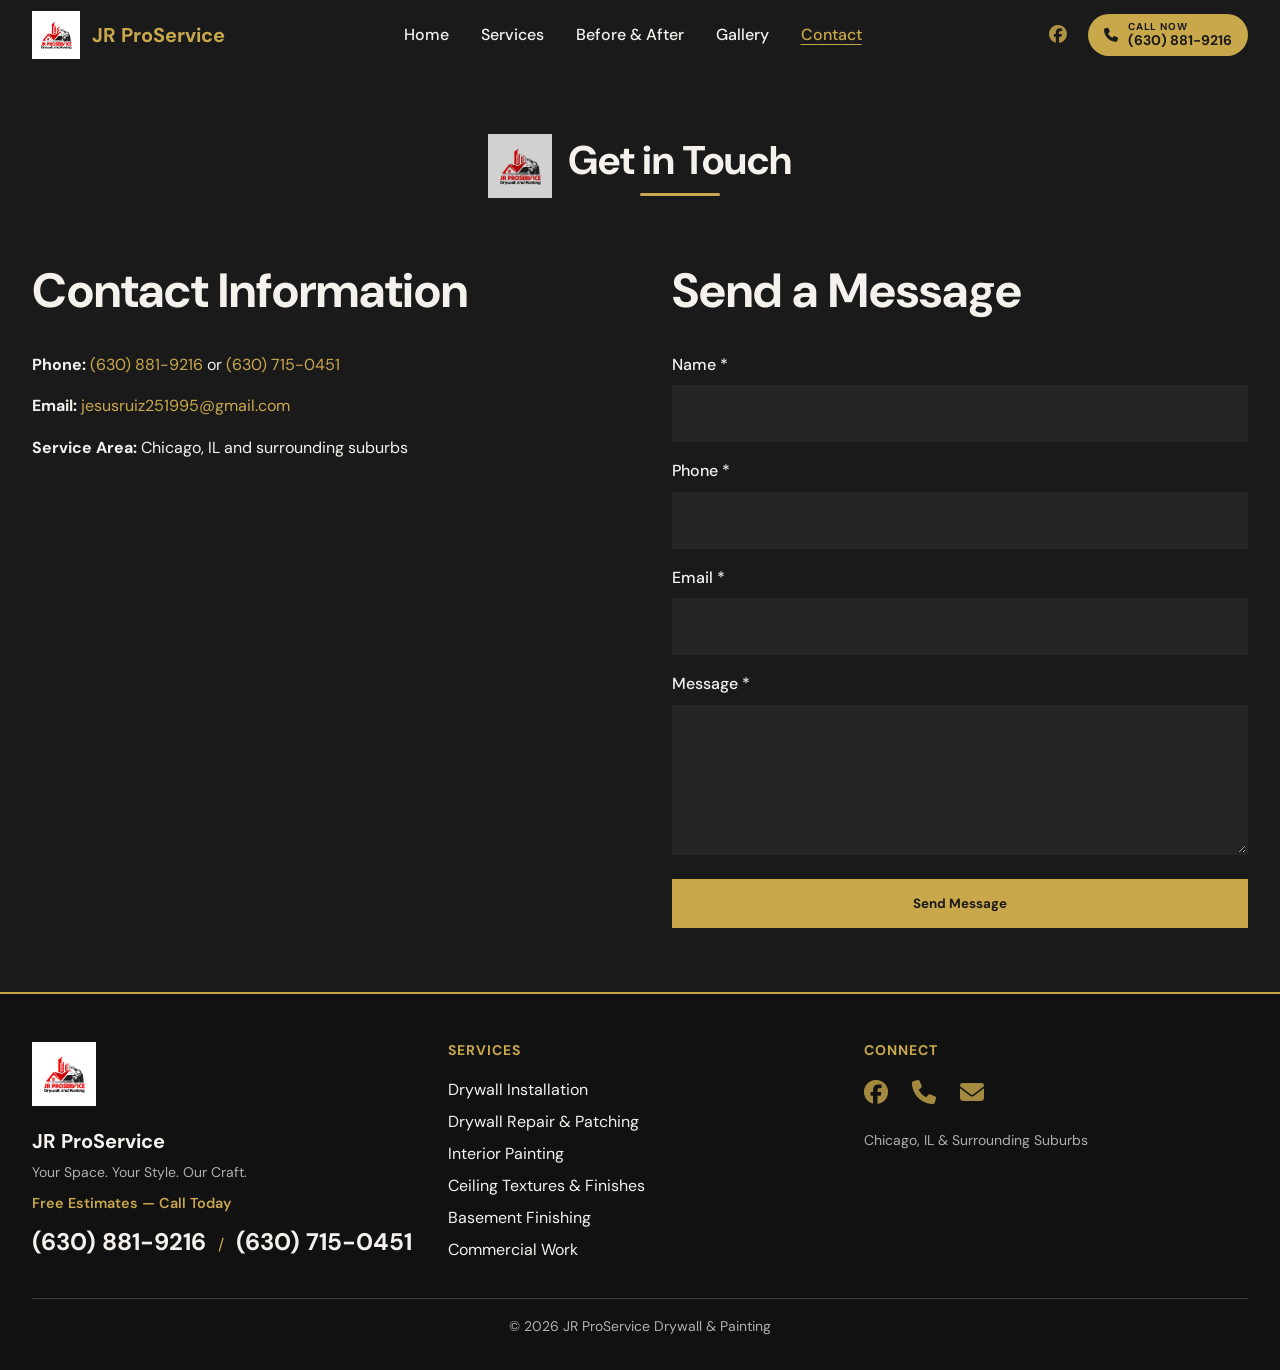
<file: contact.html>
<!DOCTYPE html>
<html lang="en">
<head>
    <meta charset="UTF-8">
    <meta name="viewport" content="width=device-width, initial-scale=1.0">
    <title>Contact | JR ProService Drywall & Painting</title>
    <meta name="description" content="Get a free estimate from JR ProService. Serving Chicago and surrounding suburbs. Call (630) 881-9216.">
    <link rel="preconnect" href="https://fonts.googleapis.com">
    <link rel="preconnect" href="https://fonts.gstatic.com" crossorigin>
    <link href="https://fonts.googleapis.com/css2?family=DM+Sans:wght@400;500;700&display=swap" rel="stylesheet">
    <link rel="icon" href="images/logo.jpg">
    <link rel="stylesheet" href="https://cdnjs.cloudflare.com/ajax/libs/font-awesome/6.5.0/css/all.min.css">
    <link rel="stylesheet" href="css/style.css">
</head>
<body>
    <!-- NAVBAR - Same on all pages -->
    <nav class="navbar">
        <a href="index.html" class="navbar-brand">
            <img src="images/logo.jpg" alt="JR ProService" style="height: 48px; width: auto;">
            <span>JR ProService</span>
        </a>
        <div class="navbar-links">
            <a href="index.html">Home</a>
            <a href="services.html">Services</a>
            <a href="beforeafter.html">Before & After</a>
            <a href="gallery.html">Gallery</a>
            <a href="contact.html" class="active">Contact</a>
        </div>
        <div class="navbar-actions">
            <a href="https://www.facebook.com/profile.php?id=61565772269072" target="_blank" rel="noopener noreferrer" class="navbar-fb" aria-label="Visit us on Facebook"><i class="fab fa-facebook"></i></a>
            <a href="tel:6308819216" class="navbar-call" aria-label="Call (630) 881-9216">
                <i class="fas fa-phone" aria-hidden="true"></i>
                <span class="navbar-call-text">
                    <span class="navbar-call-label">Call Now</span>
                    <span class="navbar-call-number">(630) 881-9216</span>
                </span>
            </a>
        </div>
        <button class="navbar-toggle" aria-label="Toggle navigation">☰</button>
    </nav>
    
    <!-- Mobile Nav -->
    <div class="navbar-mobile">
        <a href="index.html">Home</a>
        <a href="services.html">Services</a>
        <a href="beforeafter.html">Before & After</a>
        <a href="gallery.html">Gallery</a>
        <a href="contact.html">Contact</a>
        <div class="navbar-mobile-actions">
            <a href="tel:6308819216" class="navbar-mobile-action" aria-label="Call (630) 881-9216">
                <i class="fas fa-phone" aria-hidden="true"></i>
                <span>Call</span>
            </a>
            <a href="https://www.facebook.com/profile.php?id=61565772269072" target="_blank" rel="noopener noreferrer" class="navbar-mobile-action" aria-label="Visit us on Facebook">
                <i class="fab fa-facebook" aria-hidden="true"></i>
                <span>Facebook</span>
            </a>
        </div>
    </div>

    <!-- CONTACT PAGE -->
    <section class="contact-page">
        <div class="contact-header">
            <img src="images/logo.jpg" alt="JR ProService" class="header-logo">
            <h1>Get in Touch</h1>
        </div>
        
        <div class="contact-content">
            <div class="contact-info">
                <h2>Contact Information</h2>
                <div class="contact-info-item">
                    <p><strong>Phone:</strong> <a href="tel:6308819216">(630) 881-9216</a> or <a href="tel:6307150451">(630) 715-0451</a></p>
                </div>
                <div class="contact-info-item">
                    <p><strong>Email:</strong> <a href="mailto:jesusruiz251995@gmail.com">jesusruiz251995@gmail.com</a></p>
                </div>
                <div class="contact-info-item">
                    <p><strong>Service Area:</strong> Chicago, IL and surrounding suburbs</p>
                </div>
                
                <div class="contact-map">
                    <iframe 
                        class="map-embed"
                        src="https://www.google.com/maps/embed?pb=!1m18!1m12!1m3!1d236545.7958446657!2d-87.940869!3d41.878113!2m3!1f0!2f0!3f0!3m2!1i1024!2i768!4f13.1!3m3!1m2!1s0x880e2c7a5e3c5e9f%3A0x1234567890abcdef!2sChicago%2C%20IL!5e0!3m2!1sen!2sus!4v1234567890"
                        allowfullscreen="" 
                        loading="lazy" 
                        referrerpolicy="no-referrer-when-downgrade">
                    </iframe>
                </div>
            </div>
            
            <div class="contact-form">
                <h2>Send a Message</h2>
                <!-- Form action can be wired up later with Formspree or Netlify Forms -->
                <form id="contact-form" action="#" method="POST">
                    <div class="form-group">
                        <label for="name">Name *</label>
                        <input type="text" id="name" name="name" required>
                    </div>
                    <div class="form-group">
                        <label for="phone">Phone *</label>
                        <input type="tel" id="phone" name="phone" required>
                    </div>
                    <div class="form-group">
                        <label for="email">Email *</label>
                        <input type="email" id="email" name="email" required>
                    </div>
                    <div class="form-group">
                        <label for="message">Message *</label>
                        <textarea id="message" name="message" required></textarea>
                    </div>
                    <button type="submit" class="btn">Send Message</button>
                </form>
            </div>
        </div>
    </section>

    <!-- FOOTER - Same on all pages -->
    <footer class="footer" style="background-color: #111111; border-top: 2px solid #c9a84c; padding: 48px 32px 32px;">
        <div class="footer-grid" style="max-width: var(--max-width); margin: 0 auto;">
            <!-- Column 1 - Brand -->
            <div style="text-align: left;">
                <img src="images/logo.jpg" alt="JR ProService" style="height: 64px; width: auto; margin-bottom: 16px;">
                <h3 style="font-family: var(--font-heading); font-weight: 700; font-size: 1.25rem; margin-bottom: 8px;">JR ProService</h3>
                <p style="font-size: 0.875rem; opacity: 0.7; margin-bottom: 8px;">Your Space. Your Style. Our Craft.</p>
                <p style="color: #c9a84c; font-weight: 600; font-size: 0.9rem; margin-bottom: 8px;">Free Estimates — Call Today</p>
                <div class="footer-phone-links">
                    <a href="tel:6308819216" class="footer-phone-link">(630) 881-9216</a>
                    <span style="color: #c9a84c; margin: 0 8px;">/</span>
                    <a href="tel:6307150451" class="footer-phone-link">(630) 715-0451</a>
                </div>
            </div>
            
            <!-- Column 2 - Services -->
            <div style="text-align: left;">
                <h3 style="color: #c9a84c; font-size: 0.875rem; text-transform: uppercase; letter-spacing: 1px; margin-bottom: 16px;">Services</h3>
                <ul style="list-style: none; padding: 0; margin: 0; line-height: 2;">
                    <li>Drywall Installation</li>
                    <li>Drywall Repair & Patching</li>
                    <li>Interior Painting</li>
                    <li>Ceiling Textures & Finishes</li>
                    <li>Basement Finishing</li>
                    <li>Commercial Work</li>
                </ul>
            </div>
            
            <!-- Column 3 - Connect -->
            <div style="text-align: left;">
                <h3 style="color: #c9a84c; font-size: 0.875rem; text-transform: uppercase; letter-spacing: 1px; margin-bottom: 16px;">Connect</h3>
                <div style="display: flex; gap: 24px; margin-bottom: 16px;">
                    <a href="https://www.facebook.com/profile.php?id=61565772269072" target="_blank" class="footer-social-link">
                        <i class="fab fa-facebook"></i>
                    </a>
                    <a href="tel:6308819216" class="footer-social-link">
                        <i class="fas fa-phone"></i>
                    </a>
                    <a href="mailto:jesusruiz251995@gmail.com" class="footer-social-link">
                        <i class="fas fa-envelope"></i>
                    </a>
                </div>
                <p style="font-size: 0.875rem; opacity: 0.7;">Chicago, IL & Surrounding Suburbs</p>
            </div>
        </div>
        
        <!-- Divider -->
        <div style="max-width: var(--max-width); margin: 32px auto 0; border-top: 1px solid rgba(245, 242, 238, 0.2);"></div>
        
        <!-- Copyright -->
        <div style="text-align: center; margin-top: 16px; font-size: 0.875rem; opacity: 0.7;">
            © 2026 JR ProService Drywall & Painting
        </div>
    </footer>

    <script src="js/main.js"></script>
</body>
</html>
</file>
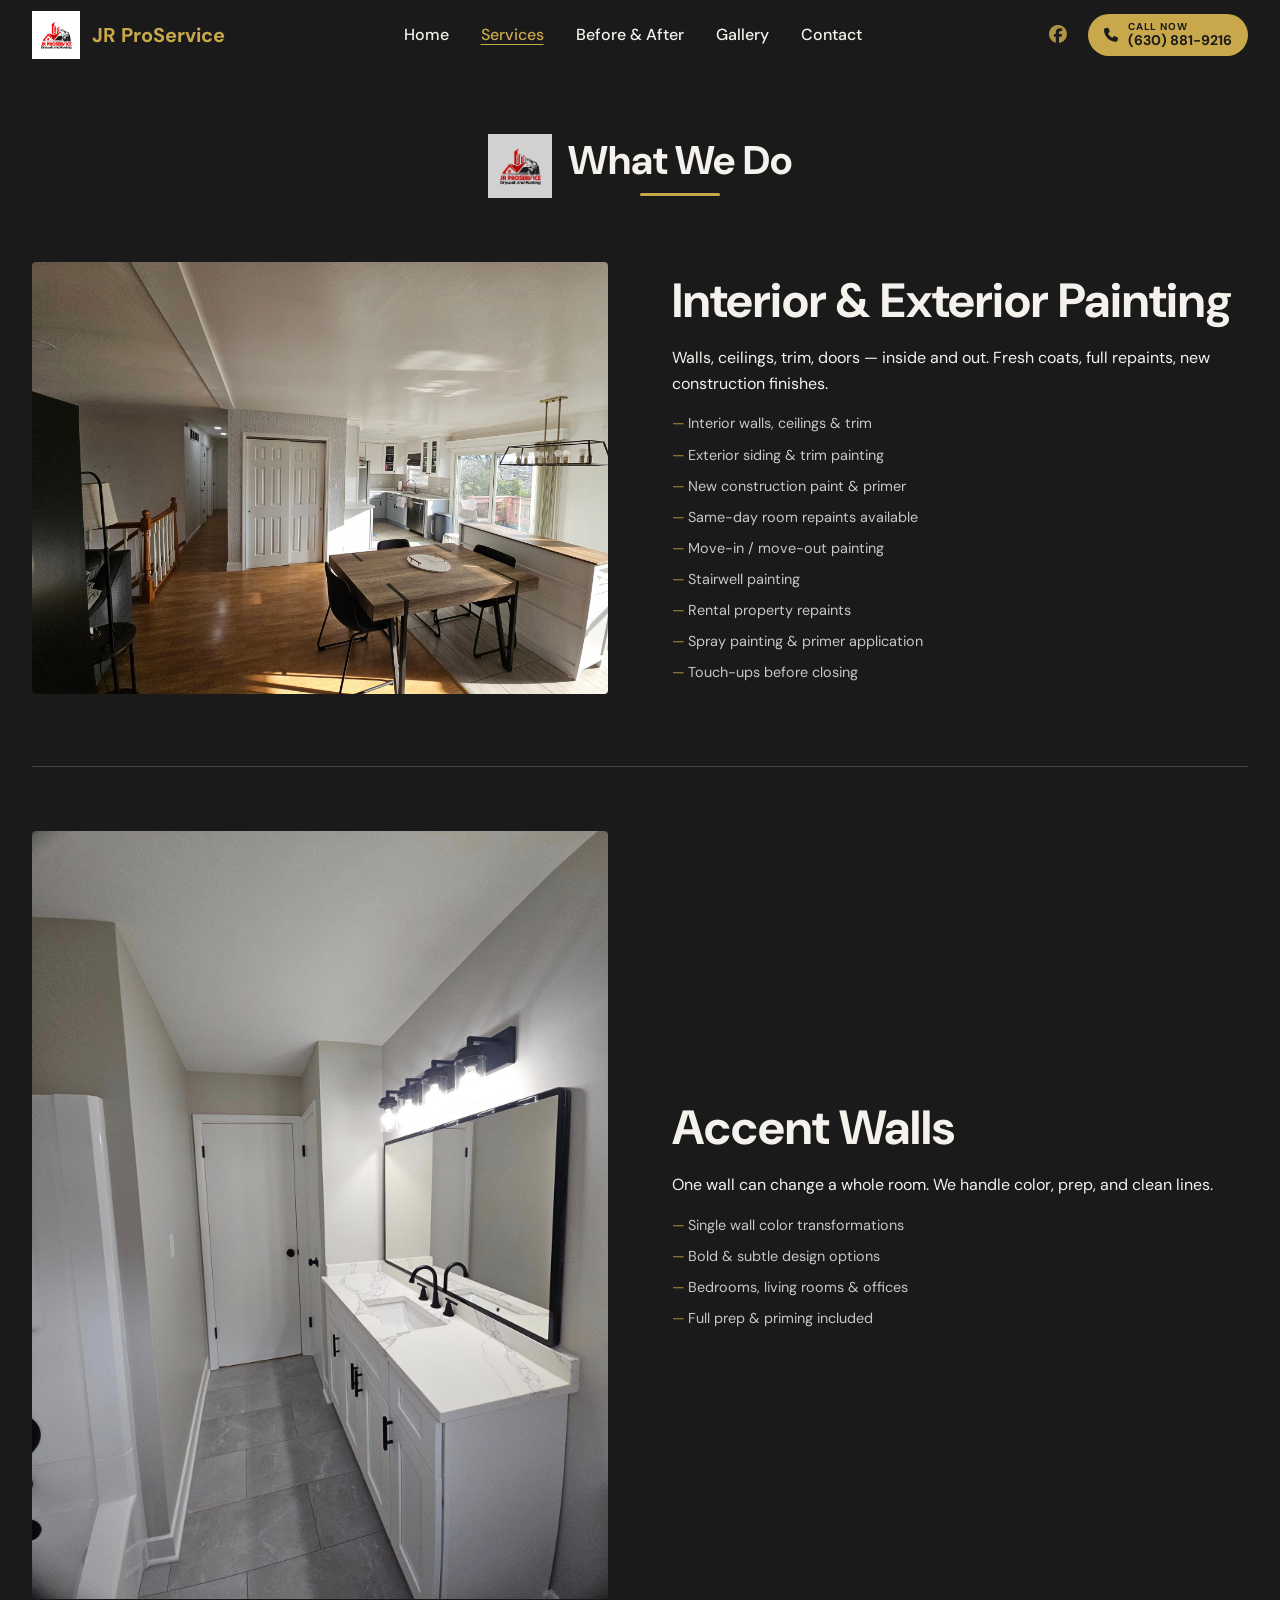
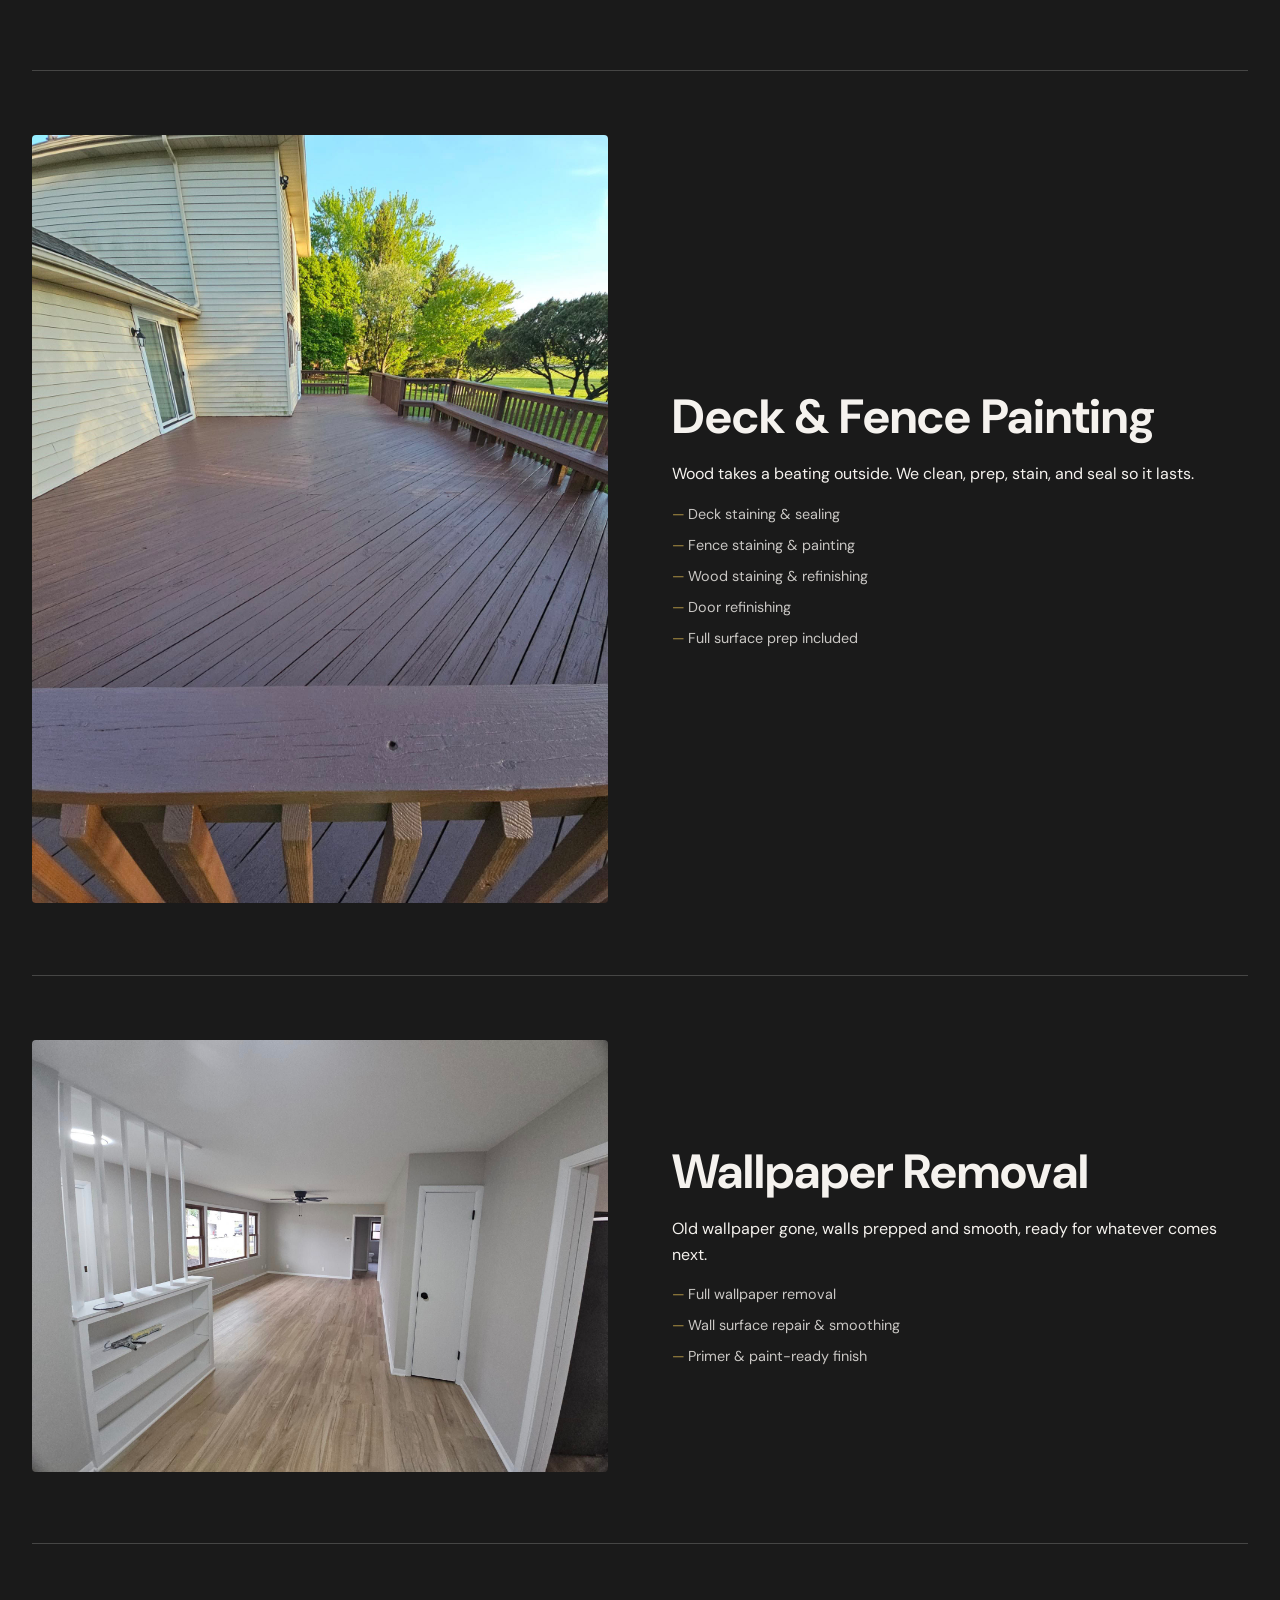
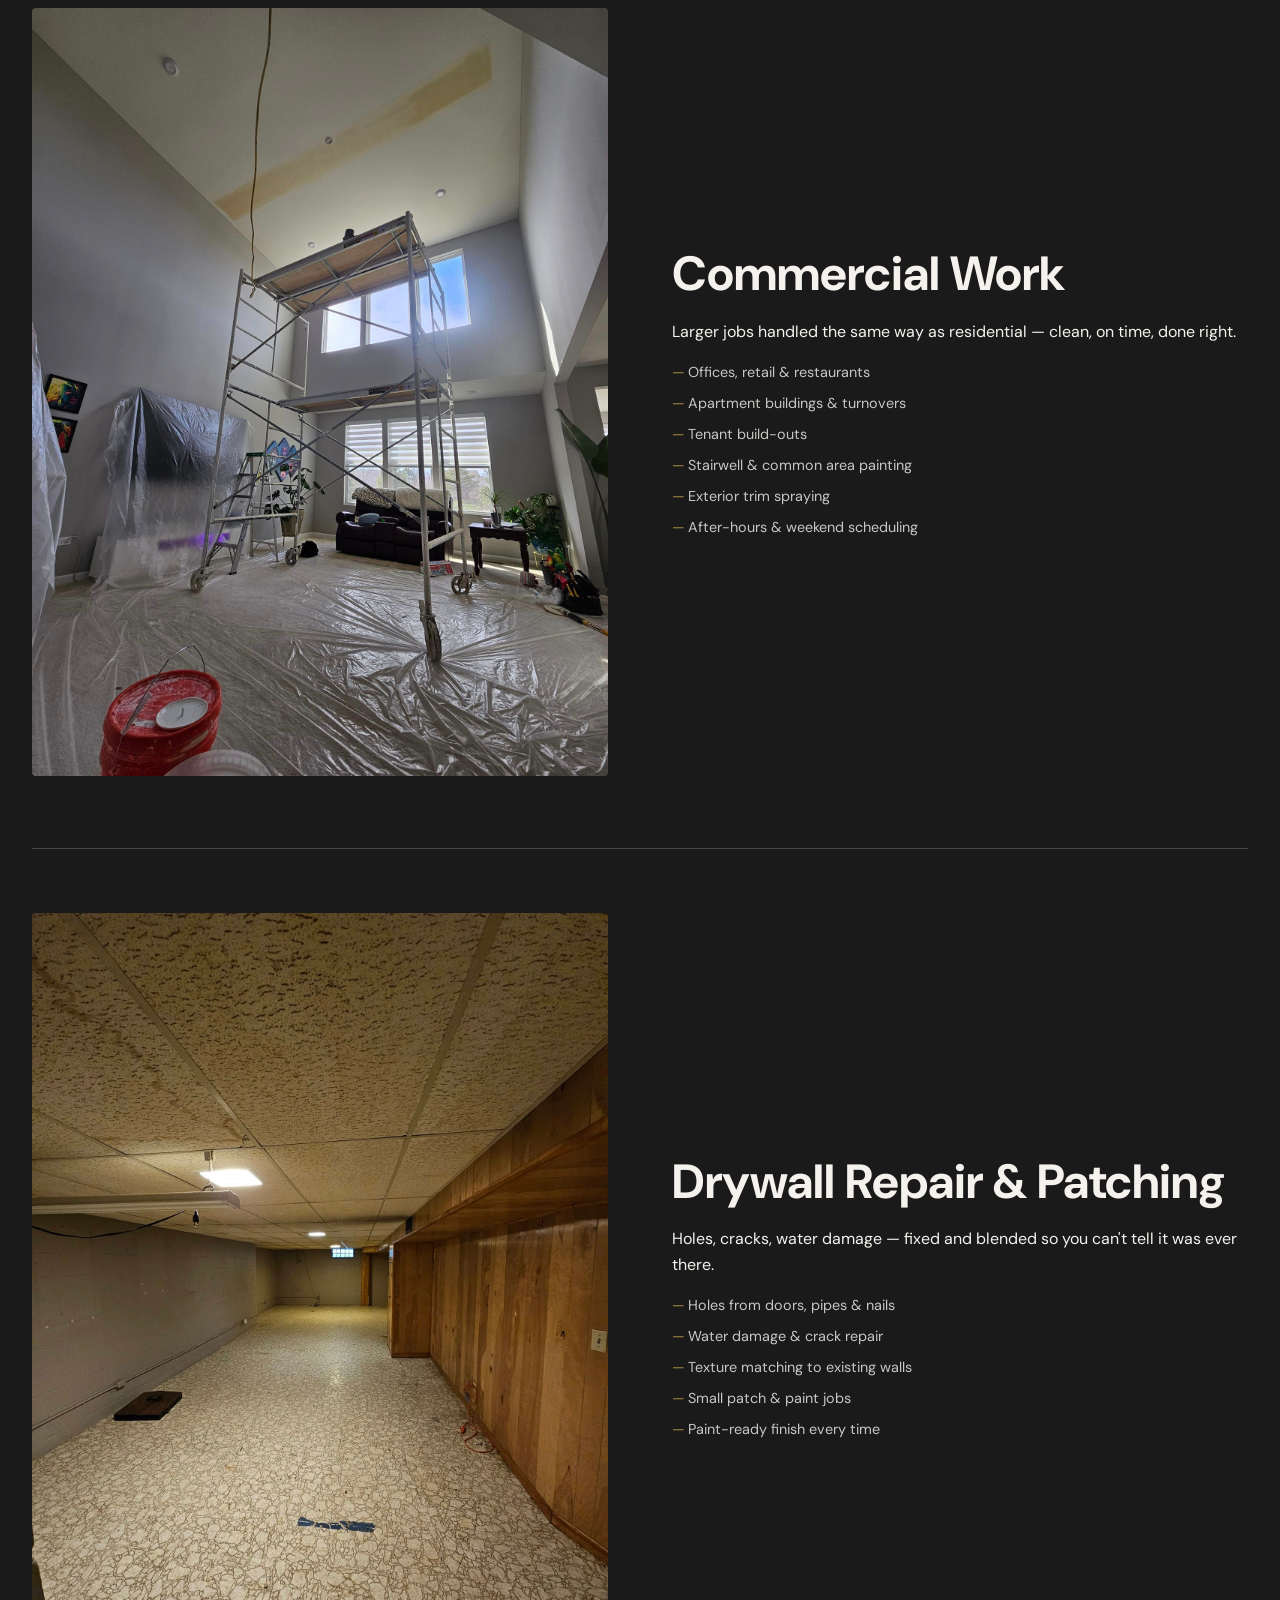
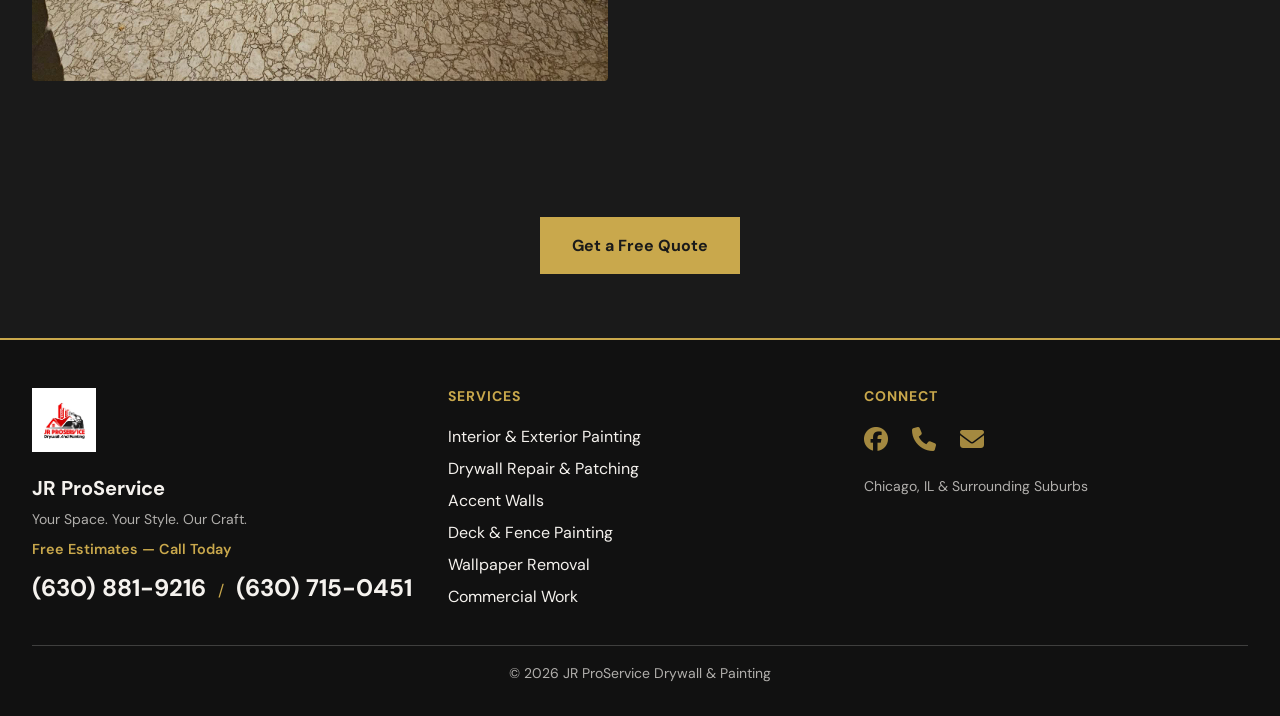
<file: services.html>
<!DOCTYPE html>
<html lang="en">
<head>
    <meta charset="UTF-8">
    <meta name="viewport" content="width=device-width, initial-scale=1.0">
    <title>Services | JR ProService Drywall & Painting</title>
    <meta name="description" content="Interior & exterior painting, drywall repair, accent walls, deck staining, wallpaper removal and commercial work in the Chicago area.">
    <link rel="preconnect" href="https://fonts.googleapis.com">
    <link rel="preconnect" href="https://fonts.gstatic.com" crossorigin>
    <link href="https://fonts.googleapis.com/css2?family=DM+Sans:wght@400;500;700&display=swap" rel="stylesheet">
    <link rel="icon" href="images/logo.jpg">
    <link rel="stylesheet" href="https://cdnjs.cloudflare.com/ajax/libs/font-awesome/6.5.0/css/all.min.css">
    <link rel="stylesheet" href="css/style.css">
</head>
<body>
    <!-- NAVBAR - Same on all pages -->
    <nav class="navbar">
        <a href="index.html" class="navbar-brand">
            <img src="images/logo.jpg" alt="JR ProService" style="height: 48px; width: auto;">
            <span>JR ProService</span>
        </a>
        <div class="navbar-links">
            <a href="index.html">Home</a>
            <a href="services.html" class="active">Services</a>
            <a href="beforeafter.html">Before & After</a>
            <a href="gallery.html">Gallery</a>
            <a href="contact.html">Contact</a>
        </div>
        <div class="navbar-actions">
            <a href="https://www.facebook.com/profile.php?id=61565772269072" target="_blank" rel="noopener noreferrer" class="navbar-fb" aria-label="Visit us on Facebook"><i class="fab fa-facebook"></i></a>
            <a href="tel:6308819216" class="navbar-call" aria-label="Call (630) 881-9216">
                <i class="fas fa-phone" aria-hidden="true"></i>
                <span class="navbar-call-text">
                    <span class="navbar-call-label">Call Now</span>
                    <span class="navbar-call-number">(630) 881-9216</span>
                </span>
            </a>
        </div>
        <button class="navbar-toggle" aria-label="Toggle navigation">☰</button>
    </nav>
    
    <!-- Mobile Nav -->
    <div class="navbar-mobile">
        <a href="index.html">Home</a>
        <a href="services.html">Services</a>
        <a href="beforeafter.html">Before & After</a>
        <a href="gallery.html">Gallery</a>
        <a href="contact.html">Contact</a>
        <div class="navbar-mobile-actions">
            <a href="tel:6308819216" class="navbar-mobile-action" aria-label="Call (630) 881-9216">
                <i class="fas fa-phone" aria-hidden="true"></i>
                <span>Call</span>
            </a>
            <a href="https://www.facebook.com/profile.php?id=61565772269072" target="_blank" rel="noopener noreferrer" class="navbar-mobile-action" aria-label="Visit us on Facebook">
                <i class="fab fa-facebook" aria-hidden="true"></i>
                <span>Facebook</span>
            </a>
        </div>
    </div>

    <!-- SERVICES PAGE -->
    <section class="services-page">
        <div class="services-header">
            <img src="images/logo.jpg" alt="JR ProService" class="header-logo">
            <h1>What We Do</h1>
        </div>
        
        <div class="service-section">
            <div class="service-section-content">
                <h2>Interior & Exterior Painting</h2>
                <p>Walls, ceilings, trim, doors — inside and out. Fresh coats, full repaints, new construction finishes.</p>
                <ul>
                    <li>Interior walls, ceilings & trim</li>
                    <li>Exterior siding & trim painting</li>
                    <li>New construction paint & primer</li>
                    <li>Same-day room repaints available</li>
                    <li>Move-in / move-out painting</li>
                    <li>Stairwell painting</li>
                    <li>Rental property repaints</li>
                    <li>Spray painting & primer application</li>
                    <li>Touch-ups before closing</li>
                </ul>
            </div>
            <div class="service-section-image">
                <img src="images/kitchenpaintafter.jpg" alt="Interior & exterior painting project" style="width: 100%; height: 100%; object-fit: cover; border-radius: 4px;" loading="lazy">
            </div>
        </div>
        
        
        <hr class="service-divider">
        
        <div class="service-section">
            <div class="service-section-content">
                <h2>Accent Walls</h2>
                <p>One wall can change a whole room. We handle color, prep, and clean lines.</p>
                <ul>
                    <li>Single wall color transformations</li>
                    <li>Bold & subtle design options</li>
                    <li>Bedrooms, living rooms & offices</li>
                    <li>Full prep & priming included</li>
                </ul>
            </div>
            <div class="service-section-image">
                <img src="images/modernbathroom.jpg" alt="Accent wall project" style="width: 100%; height: 100%; object-fit: cover; border-radius: 4px;" loading="lazy">
            </div>
        </div>
        
        <hr class="service-divider">
        
        <div class="service-section">
            <div class="service-section-content">
                <h2>Deck & Fence Painting</h2>
                <p>Wood takes a beating outside. We clean, prep, stain, and seal so it lasts.</p>
                <ul>
                    <li>Deck staining & sealing</li>
                    <li>Fence staining & painting</li>
                    <li>Wood staining & refinishing</li>
                    <li>Door refinishing</li>
                    <li>Full surface prep included</li>
                </ul>
            </div>
            <div class="service-section-image">
                <img src="images/patio.jpg" alt="Deck & fence painting project" style="width: 100%; height: 100%; object-fit: cover; border-radius: 4px;" loading="lazy">
            </div>
        </div>
        
        <hr class="service-divider">
        
        <div class="service-section">
            <div class="service-section-content">
                <h2>Wallpaper Removal</h2>
                <p>Old wallpaper gone, walls prepped and smooth, ready for whatever comes next.</p>
                <ul>
                    <li>Full wallpaper removal</li>
                    <li>Wall surface repair & smoothing</li>
                    <li>Primer & paint-ready finish</li>
                </ul>
            </div>
            <div class="service-section-image">
                <img src="images/room.jpg" alt="Wallpaper removal project" style="width: 100%; height: 100%; object-fit: cover; border-radius: 4px;" loading="lazy">
            </div>
        </div>
        
        <hr class="service-divider">
        
        <div class="service-section">
            <div class="service-section-content">
                <h2>Commercial Work</h2>
                <p>Larger jobs handled the same way as residential — clean, on time, done right.</p>
                <ul>
                    <li>Offices, retail & restaurants</li>
                    <li>Apartment buildings & turnovers</li>
                    <li>Tenant build-outs</li>
                    <li>Stairwell & common area painting</li>
                    <li>Exterior trim spraying</li>
                    <li>After-hours & weekend scheduling</li>
                </ul>
            </div>
            <div class="service-section-image">
                <img src="images/largelivingroomprepscaffold.jpg" alt="Commercial work project" style="width: 100%; height: 100%; object-fit: cover; border-radius: 4px;" loading="lazy">
            </div>
        </div>
        
        <hr class="service-divider">
        
        <div class="service-section">
            <div class="service-section-content">
                <h2>Drywall Repair & Patching</h2>
                <p>Holes, cracks, water damage — fixed and blended so you can't tell it was ever there.</p>
                <ul>
                    <li>Holes from doors, pipes & nails</li>
                    <li>Water damage & crack repair</li>
                    <li>Texture matching to existing walls</li>
                    <li>Small patch & paint jobs</li>
                    <li>Paint-ready finish every time</li>
                </ul>
            </div>
            <div class="service-section-image">
                <img src="images/drywallbefore.jpg" alt="Drywall repair & patching project" style="width: 100%; height: 100%; object-fit: cover; border-radius: 4px;" loading="lazy">
            </div>
        </div>
    </section>
    
    <div style="text-align: center; padding: 0 var(--spacing-lg) var(--spacing-xl);">
        <a href="contact.html" class="btn">Get a Free Quote</a>
    </div>

    <!-- FOOTER - Same on all pages -->
    <footer class="footer" style="background-color: #111111; border-top: 2px solid #c9a84c; padding: 48px 32px 32px;">
        <div class="footer-grid" style="max-width: var(--max-width); margin: 0 auto;">
            <!-- Column 1 - Brand -->
            <div style="text-align: left;">
                <img src="images/logo.jpg" alt="JR ProService" style="height: 64px; width: auto; margin-bottom: 16px;">
                <h3 style="font-family: var(--font-heading); font-weight: 700; font-size: 1.25rem; margin-bottom: 8px;">JR ProService</h3>
                <p style="font-size: 0.875rem; opacity: 0.7; margin-bottom: 8px;">Your Space. Your Style. Our Craft.</p>
                <p style="color: #c9a84c; font-weight: 600; font-size: 0.9rem; margin-bottom: 8px;">Free Estimates — Call Today</p>
                <div class="footer-phone-links">
                    <a href="tel:6308819216" class="footer-phone-link">(630) 881-9216</a>
                    <span style="color: #c9a84c; margin: 0 8px;">/</span>
                    <a href="tel:6307150451" class="footer-phone-link">(630) 715-0451</a>
                </div>
            </div>
            
            <!-- Column 2 - Services -->
            <div style="text-align: left;">
                <h3 style="color: #c9a84c; font-size: 0.875rem; text-transform: uppercase; letter-spacing: 1px; margin-bottom: 16px;">Services</h3>
                <ul style="list-style: none; padding: 0; margin: 0; line-height: 2;">
                    <li>Interior & Exterior Painting</li>
                    <li>Drywall Repair & Patching</li>
                    <li>Accent Walls</li>
                    <li>Deck & Fence Painting</li>
                    <li>Wallpaper Removal</li>
                    <li>Commercial Work</li>
                </ul>
            </div>
            
            <!-- Column 3 - Connect -->
            <div style="text-align: left;">
                <h3 style="color: #c9a84c; font-size: 0.875rem; text-transform: uppercase; letter-spacing: 1px; margin-bottom: 16px;">Connect</h3>
                <div style="display: flex; gap: 24px; margin-bottom: 16px;">
                    <a href="https://www.facebook.com/profile.php?id=61565772269072" target="_blank" class="footer-social-link">
                        <i class="fab fa-facebook"></i>
                    </a>
                    <a href="tel:6308819216" class="footer-social-link">
                        <i class="fas fa-phone"></i>
                    </a>
                    <a href="mailto:jesusruiz251995@gmail.com" class="footer-social-link">
                        <i class="fas fa-envelope"></i>
                    </a>
                </div>
                <p style="font-size: 0.875rem; opacity: 0.7;">Chicago, IL & Surrounding Suburbs</p>
            </div>
        </div>
        
        <!-- Divider -->
        <div style="max-width: var(--max-width); margin: 32px auto 0; border-top: 1px solid rgba(245, 242, 238, 0.2);"></div>
        
        <!-- Copyright -->
        <div style="text-align: center; margin-top: 16px; font-size: 0.875rem; opacity: 0.7;">
            © 2026 JR ProService Drywall & Painting
        </div>
    </footer>

    <script src="js/main.js"></script>
</body>
</html>
</file>
<file: css/style.css>
/* ===================================
   CSS CUSTOM PROPERTIES
   =================================== */
:root {
    /* Colors */
    --bg-dark: #1a1a1a;
    --bg-card: #252525;
    --text-light: #f5f2ee;
    --accent: #c9a84c;
    --accent-hover: #d4b85c;
    
    /* Typography */
    --font-heading: 'DM Sans', sans-serif;
    --font-body: 'DM Sans', sans-serif;
    
    /* Spacing */
    --spacing-sm: 8px;
    --spacing-md: 16px;
    --spacing-lg: 32px;
    --spacing-xl: 64px;
    --spacing-xxl: 96px;
    
    /* Transitions */
    --transition-fast: 200ms ease;
    --transition-normal: 300ms ease;
    
    /* Layout */
    --max-width: 1280px;
    --nav-height: 70px;
}

/* ===================================
   RESET & BASE STYLES
   =================================== */
* {
    margin: 0;
    padding: 0;
    box-sizing: border-box;
}

html {
    scroll-behavior: smooth;
    overflow-x: hidden;
}

body {
    font-family: var(--font-body);
    background-color: var(--bg-dark);
    color: var(--text-light);
    line-height: 1.6;
    font-size: 16px;
    overflow-x: hidden;
}

/* ===================================
   TYPOGRAPHY
   =================================== */
h1, h2, h3, h4, h5, h6 {
    font-family: var(--font-heading);
    font-weight: 700;
    line-height: 1.2;
}

h1 {
    font-size: clamp(2rem, 5vw, 4rem);
}

h2 {
    font-size: clamp(1.75rem, 4vw, 3rem);
}

h3 {
    font-size: clamp(1.25rem, 3vw, 2rem);
}

p {
    margin-bottom: var(--spacing-md);
}

a {
    color: var(--text-light);
    text-decoration: none;
    transition: color var(--transition-fast);
}

/* ===================================
   NAVBAR
   =================================== */
.navbar {
    position: fixed;
    top: 0;
    left: 0;
    right: 0;
    background-color: var(--bg-dark);
    height: var(--nav-height);
    display: flex;
    align-items: center;
    gap: var(--spacing-md);
    padding: 0 var(--spacing-lg);
    z-index: 1000;
    width: 100%;
}

body {
    padding-top: var(--nav-height);
}

.navbar-brand {
    font-family: var(--font-heading);
    font-weight: 700;
    font-size: 1.25rem;
    color: var(--accent);
    display: flex;
    align-items: center;
    gap: 12px;
    transition: 250ms ease;
}

.navbar-brand img {
    transition: 250ms ease;
}

.navbar-brand span {
    transition: 250ms ease;
}

.navbar-brand:hover img {
    filter: drop-shadow(0 0 8px rgba(201, 168, 76, 0.6));
}

.navbar-brand:hover span {
    color: #c9a84c;
    text-decoration: underline;
    text-decoration-color: #c9a84c;
    text-underline-offset: 4px;
    transition: color 250ms ease, text-decoration 250ms ease, text-underline-offset 250ms ease;
}

.navbar-links {
    flex: 1;
    display: flex;
    justify-content: center;
    gap: var(--spacing-lg);
    min-width: 0;
}

.navbar-actions {
    display: flex;
    align-items: center;
    gap: 12px;
    flex-shrink: 0;
}

.navbar-fb {
    display: flex;
    align-items: center;
    justify-content: center;
    width: 36px;
    height: 36px;
    color: var(--accent);
    font-size: 1.125rem;
    opacity: 0.85;
    transition: opacity var(--transition-fast), color var(--transition-fast);
}

.navbar-fb:hover {
    opacity: 1;
    color: var(--accent-hover);
}

.navbar-call {
    display: inline-flex;
    align-items: center;
    gap: 10px;
    padding: 8px 16px;
    background-color: var(--accent);
    color: var(--bg-dark);
    border-radius: 999px;
    font-weight: 600;
    line-height: 1.2;
    white-space: nowrap;
    transition: background-color var(--transition-fast), box-shadow var(--transition-fast);
}

.navbar-call:hover {
    background-color: var(--accent-hover);
    color: var(--bg-dark);
    box-shadow: 0 0 18px rgba(201, 168, 76, 0.35);
}

.navbar-call i {
    font-size: 0.875rem;
}

.navbar-call-text {
    display: flex;
    flex-direction: column;
    align-items: flex-start;
}

.navbar-call-label {
    font-size: 0.625rem;
    font-weight: 700;
    letter-spacing: 0.08em;
    text-transform: uppercase;
    line-height: 1;
}

.navbar-call-number {
    font-size: 0.875rem;
    font-weight: 700;
    line-height: 1.15;
}

.navbar-links a {
    font-weight: 500;
}

.navbar-links a:hover,
.navbar-links a.active {
    color: var(--accent);
    text-decoration: underline;
    text-underline-offset: 4px;
}

.navbar-toggle {
    display: none;
    background: none;
    border: none;
    color: var(--text-light);
    font-size: 1.5rem;
    cursor: pointer;
}

/* Mobile Nav */
.navbar-mobile {
    display: none;
    position: fixed;
    top: var(--nav-height);
    left: 0;
    right: 0;
    bottom: 0;
    background-color: var(--bg-dark);
    flex-direction: column;
    align-items: center;
    justify-content: center;
    gap: var(--spacing-xl);
    z-index: 999;
}

.navbar-mobile > a {
    font-size: 1.5rem;
    font-weight: 700;
}

.navbar-mobile-actions {
    display: flex;
    flex-direction: row;
    align-items: stretch;
    justify-content: center;
    gap: 12px;
    width: min(100%, 300px);
    margin-top: -24px;
}

.navbar-mobile-action {
    flex: 1;
    display: flex;
    flex-direction: column;
    align-items: center;
    justify-content: center;
    gap: 8px;
    padding: 16px 12px;
    border-radius: 12px;
    border: 1px solid rgba(201, 168, 76, 0.35);
    background-color: rgba(201, 168, 76, 0.08);
    color: var(--accent);
    font-size: 0.875rem;
    font-weight: 600;
    transition: background-color var(--transition-fast), border-color var(--transition-fast);
}

.navbar-mobile-action i {
    font-size: 1.375rem;
    line-height: 1;
}

.navbar-mobile-action:hover {
    background-color: rgba(201, 168, 76, 0.16);
    border-color: var(--accent);
    color: var(--accent-hover);
}

.navbar-mobile.open {
    display: flex;
}

/* ===================================
   BUTTONS
   =================================== */
.btn {
    display: inline-block;
    padding: var(--spacing-md) var(--spacing-lg);
    background-color: var(--accent);
    color: var(--bg-dark);
    font-family: var(--font-heading);
    font-weight: 700;
    border: none;
    cursor: pointer;
    transition: background-color var(--transition-fast);
}

.btn:hover {
    background-color: var(--accent-hover);
}

/* ===================================
   SECTIONS
   =================================== */
section {
    padding: var(--spacing-xl) var(--spacing-lg);
}

.container {
    max-width: var(--max-width);
    margin: 0 auto;
}

/* ===================================
   HERO SECTION
   =================================== */
.hero {
    min-height: 100vh;
    display: flex;
    flex-direction: column;
    align-items: center;
    justify-content: center;
    text-align: center;
    background: linear-gradient(rgba(26, 26, 26, 0.85), rgba(26, 26, 26, 0.85)),
                url('data:image/svg+xml,<svg xmlns="http://www.w3.org/2000/svg" viewBox="0 0 100 100"><rect fill="%23252525" width="100" height="100"/></svg>');
    background-size: cover;
    background-position: center;
    background-attachment: fixed;
    padding: var(--spacing-xxl) var(--spacing-lg);
}

.hero-logo {
    width: auto;
    height: clamp(80px, 14vw, 200px);
    margin-bottom: var(--spacing-md);
}

.hero h1 {
    margin-bottom: var(--spacing-md);
}

.hero .tagline {
    font-size: clamp(1rem, 2vw, 1.5rem);
    margin-bottom: var(--spacing-md);
    opacity: 0.9;
}

.hero .phone {
    font-size: clamp(1.25rem, 3vw, 1.75rem);
    margin-bottom: var(--spacing-lg);
    font-weight: 700;
}

.hero .phone a {
    color: inherit;
    text-decoration: none;
    transition: color 250ms ease, transform 250ms ease;
}

.hero .phone a:hover {
    color: #c9a84c;
    transform: translateY(-2px);
}

.hero .btn {
    margin-top: var(--spacing-md);
}

/* ===================================
   SERVICES GRID
   =================================== */
.services-grid {
    display: grid;
    grid-template-columns: repeat(3, 1fr);
    gap: var(--spacing-md);
    padding: var(--spacing-xl) var(--spacing-lg);
}

.service-card {
    background-color: var(--bg-card);
    padding: var(--spacing-xl) var(--spacing-lg);
    text-align: center;
    border: 2px solid transparent;
    transition: border-color var(--transition-fast);
}

/* Mobile hero image adjustments to avoid over-zooming */
@media (max-width: 768px) {
    .hero {
        /* Allow the background to scroll on mobile and reposition to show more of the image */
        background-attachment: scroll !important;
        background-position: center top !important;
        background-size: auto 120% !important;
        padding: calc(var(--spacing-xl) / 2) var(--spacing-lg);
    }
}

.service-card:hover {
    border-color: var(--accent);
}

.service-card .icon {
    font-size: 3rem;
    margin-bottom: var(--spacing-md);
}

.service-card h3 {
    font-size: 1.25rem;
}

.service-card ul {
    list-style: none;
    padding: 0;
    margin: 12px 0 0 0;
    font-size: 0.8rem;
    opacity: 0.7;
    line-height: 1.6;
    text-align: center;
}

.service-card ul li {
    margin-bottom: 4px;
}

.service-section-content ul {
    list-style: none;
    padding: 0;
    margin: 16px 0 0 0;
    font-size: 0.9rem;
    opacity: 0.8;
    line-height: 1.6;
}

.service-section-content ul li {
    margin-bottom: 8px;
    position: relative;
    padding-left: 16px;
}

.service-section-content ul li::before {
    content: "—";
    color: #c9a84c;
    position: absolute;
    left: 0;
}

/* ===================================
   TRUST STRIP
   =================================== */
.trust-strip {
    background-color: var(--bg-card);
    padding: var(--spacing-xl) var(--spacing-lg);
}

.trust-strip-content {
    display: flex;
    justify-content: space-around;
    align-items: center;
    max-width: var(--max-width);
    margin: 0 auto;
}

.trust-item {
    text-align: center;
    flex: 1;
}

.trust-item:not(:last-child) {
    border-right: 1px solid rgba(245, 242, 238, 0.2);
}

.trust-item .number {
    font-family: var(--font-heading);
    font-weight: 700;
    font-size: clamp(1.5rem, 4vw, 2.5rem);
    color: var(--accent);
}

.trust-item .label {
    font-size: clamp(0.875rem, 2vw, 1.125rem);
    margin-top: var(--spacing-sm);
}

/* ===================================
   MAP SECTION
   =================================== */
.map-section {
    padding: var(--spacing-xl) var(--spacing-lg);
    text-align: center;
}

.map-section h2 {
    margin-bottom: var(--spacing-lg);
}

.map-embed {
    width: 100%;
    height: 400px;
    border: none;
    filter: grayscale(100%) invert(92%) contrast(83%);
}

/* ===================================
   GALLERY PAGE
   =================================== */
.gallery-page {
    padding: var(--spacing-xl) var(--spacing-lg);
}

.gallery-header {
    text-align: center;
    margin-bottom: var(--spacing-xl);
}

.gallery-filters {
    display: flex;
    justify-content: center;
    gap: var(--spacing-sm);
    margin-bottom: var(--spacing-lg);
    flex-wrap: wrap;
}

.filter-btn {
    padding: var(--spacing-sm) var(--spacing-md);
    background-color: var(--bg-card);
    color: var(--text-light);
    border: none;
    cursor: pointer;
    font-family: var(--font-heading);
    font-weight: 500;
    transition: background-color var(--transition-fast);
}

.filter-btn:hover,
.filter-btn.active {
    background-color: var(--accent);
    color: var(--bg-dark);
}

.gallery-masonry {
    columns: 3;
    column-gap: var(--spacing-sm);
}

.gallery-masonry img {
    width: 100%;
    height: auto;
    display: block;
}

.gallery-item {
    break-inside: avoid;
    margin-bottom: var(--spacing-sm);
    cursor: pointer;
    transition: opacity var(--transition-normal);
}

.gallery-item.hidden {
    display: none;
}

/* Lazy-load fade-in */
.gallery-item img {
    opacity: 0;
    transform: translateY(12px);
    transition: opacity 420ms ease, transform 420ms ease;
    will-change: opacity, transform;
}

.gallery-item.visible img {
    opacity: 1;
    transform: none;
}

/* Filters bar */
.gallery-filters {
    display: flex;
    gap: 8px;
    justify-content: center;
    margin-bottom: 16px;
    flex-wrap: wrap;
}

.gallery-filters .filter-btn {
    padding: 8px 12px;
    background: var(--bg-card);
    color: var(--text-light);
    border: none;
    cursor: pointer;
    border-radius: 8px;
    font-weight: 700;
}

.gallery-filters .filter-btn.active {
    background: var(--accent);
    color: var(--bg-dark);
}

.img-placeholder {
    background-color: var(--bg-card);
    display: flex;
    align-items: center;
    justify-content: center;
    color: var(--text-light);
    font-size: 0.875rem;
    text-align: center;
}

/* ===================================
   LIGHTBOX
   =================================== */
.lightbox {
    display: none;
    position: fixed;
    top: 0;
    left: 0;
    right: 0;
    bottom: 0;
    background-color: rgba(0, 0, 0, 0.95);
    z-index: 2000;
    align-items: center;
    justify-content: center;
    opacity: 0;
    transition: opacity var(--transition-normal);
}

.lightbox.open {
    display: flex;
    opacity: 1;
}

.lightbox-content {
    max-width: 90%;
    max-height: 90%;
    object-fit: contain;
}

.lightbox-close {
    position: absolute;
    top: var(--spacing-lg);
    right: var(--spacing-lg);
    background: none;
    border: none;
    color: var(--text-light);
    font-size: 2rem;
    cursor: pointer;
    z-index: 2001;
}

.lightbox-nav {
    position: absolute;
    top: 50%;
    transform: translateY(-50%);
    background: none;
    border: none;
    color: var(--text-light);
    font-size: 3rem;
    cursor: pointer;
    z-index: 2001;
    padding: var(--spacing-lg);
}

.lightbox-prev {
    left: var(--spacing-md);
}

.lightbox-next {
    right: var(--spacing-md);
}

/* ===================================
   SERVICES PAGE
   =================================== */
.services-page {
    padding: var(--spacing-xl) var(--spacing-lg);
}

.services-header {
    text-align: center;
    margin-bottom: var(--spacing-xl);
}

.service-section {
    display: flex;
    gap: var(--spacing-xl);
    align-items: center;
    margin-bottom: var(--spacing-xl);
    max-width: var(--max-width);
    margin-left: auto;
    margin-right: auto;
}

.service-section:nth-child(even) {
    flex-direction: row-reverse;
}

.service-section-content {
    flex: 1;
}

.service-section-content h2 {
    margin-bottom: var(--spacing-md);
}

.service-section-image {
    flex: 1;
}

.service-section-image .img-placeholder {
    width: 100%;
    height: 300px;
}

.service-divider {
    border: none;
    border-top: 1px solid rgba(245, 242, 238, 0.2);
    margin: var(--spacing-xl) auto;
    max-width: var(--max-width);
}

/* ===================================
   CONTACT PAGE
   =================================== */
.contact-page {
    padding: var(--spacing-xl) var(--spacing-lg);
}

.contact-header {
    text-align: center;
    margin-bottom: var(--spacing-xl);
}

.contact-content {
    display: flex;
    gap: var(--spacing-xl);
    max-width: var(--max-width);
    margin: 0 auto;
}

.contact-info {
    flex: 1;
}

.contact-info h2 {
    margin-bottom: var(--spacing-lg);
}

.contact-info-item {
    margin-bottom: var(--spacing-md);
}

.contact-info-item a {
    color: var(--accent);
}

.contact-info-item a:hover {
    text-decoration: underline;
}

.contact-map {
    margin-top: var(--spacing-lg);
}

.contact-form {
    flex: 1;
}

.contact-form h2 {
    margin-bottom: var(--spacing-lg);
}

.form-group {
    margin-bottom: var(--spacing-md);
}

.form-group label {
    display: block;
    margin-bottom: var(--spacing-sm);
    font-weight: 500;
}

.form-group input,
.form-group textarea {
    width: 100%;
    padding: var(--spacing-md);
    background-color: var(--bg-card);
    border: 2px solid transparent;
    color: var(--text-light);
    font-family: var(--font-body);
    font-size: 1rem;
    transition: border-color var(--transition-fast);
}

.form-group input:focus,
.form-group textarea:focus {
    outline: none;
    border-color: var(--accent);
}

.form-group input.error,
.form-group textarea.error {
    border-color: var(--accent);
}

.form-group textarea {
    min-height: 150px;
    resize: vertical;
}

.contact-form .btn {
    width: 100%;
}

/* ===================================
   FOOTER
   =================================== */
.footer {
    background-color: var(--bg-card);
    padding: var(--spacing-lg);
    text-align: center;
}

.footer-grid {
    display: grid;
    grid-template-columns: repeat(3, 1fr);
    gap: 32px;
}

@media (max-width: 768px) {
    .footer-grid {
        grid-template-columns: 1fr;
        text-align: center;
    }
}

.footer-content {
    display: flex;
    justify-content: space-between;
    align-items: center;
    max-width: var(--max-width);
    margin: 0 auto;
    flex-wrap: wrap;
    gap: var(--spacing-md);
}

.footer-brand {
    font-family: var(--font-heading);
    font-weight: 700;
    color: var(--accent);
}

.footer-contact {
    display: flex;
    gap: var(--spacing-lg);
}

.footer-contact a {
    color: var(--text-light);
    transition: color 250ms ease, transform 250ms ease;
}

.footer-contact a:hover {
    color: var(--accent);
    transform: translateY(-2px);
}

.footer-social-link {
    color: #c9a84c;
    font-size: 24px;
    opacity: 0.8;
    transition: color 250ms ease, transform 250ms ease, opacity 250ms ease;
}

.footer-social-link:hover {
    opacity: 1;
    transform: translateY(-2px);
}

.footer-phone-link {
    font-family: var(--font-heading);
    font-weight: 700;
    font-size: 1.5rem;
    color: var(--text-light);
    text-decoration: none;
    transition: color 250ms ease, transform 250ms ease;
}

.footer-phone-link:hover {
    color: #c9a84c;
    transform: translateY(-2px);
}

.footer-location {
    color: var(--text-light);
}

.footer-copyright {
    margin-top: var(--spacing-md);
    font-size: 0.875rem;
    opacity: 0.7;
}

/* ===================================
   RESPONSIVE DESIGN
   =================================== */
@media (max-width: 960px) {
    .navbar-links {
        gap: var(--spacing-md);
    }

    .navbar-actions .navbar-call-number {
        display: none;
    }
}

@media (max-width: 768px) {
    .navbar {
        padding: 0 var(--spacing-md);
        gap: var(--spacing-sm);
    }

    .navbar-brand {
        font-size: 1rem;
        gap: 8px;
        min-width: 0;
    }

    .navbar-brand img {
        height: 40px !important;
    }

    .navbar-brand span {
        overflow: hidden;
        text-overflow: ellipsis;
        white-space: nowrap;
    }

    .navbar-links {
        display: none;
    }

    .navbar-actions {
        display: none;
    }

    .navbar-toggle {
        display: block;
        flex-shrink: 0;
        margin-left: auto;
    }
    
    .services-grid {
        grid-template-columns: repeat(2, 1fr);
    }
    
    .trust-strip-content {
        flex-direction: column;
        gap: var(--spacing-lg);
    }
    
    .trust-item:not(:last-child) {
        border-right: none;
        border-bottom: 1px solid rgba(245, 242, 238, 0.2);
        padding-bottom: var(--spacing-lg);
    }
    
    .gallery-masonry {
        columns: 2;
    }
    
    .service-section,
    .service-section:nth-child(even) {
        flex-direction: column;
    }
    
    .service-section-image .img-placeholder {
        height: 250px;
    }
    
    .contact-content {
        flex-direction: column;
    }
    
    .footer-content {
        flex-direction: column;
        text-align: center;
    }
    
    .footer-contact {
        flex-direction: column;
        gap: var(--spacing-sm);
    }
}

@media (max-width: 480px) {
    .services-grid {
        grid-template-columns: 1fr;
    }
    
    .gallery-masonry {
        columns: 1;
    }
    
    .lightbox-nav {
        font-size: 2rem;
        padding: var(--spacing-sm);
    }
    
    .lightbox-close {
        font-size: 1.5rem;
    }
}

/* ===================================
   PAGE HEADERS - Logo + Accent Line
   =================================== */
.gallery-header,
.services-header,
.contact-header {
    display: flex;
    flex-direction: row;
    align-items: center;
    justify-content: center;
    gap: 16px;
    margin-bottom: var(--spacing-xl);
}

.gallery-header .header-logo,
.services-header .header-logo,
.contact-header .header-logo {
    height: 64px;
    width: auto;
    opacity: 0.8;
}

.gallery-header h1,
.services-header h1,
.contact-header h1 {
    font-family: var(--font-heading);
    font-weight: 700;
    font-size: 2.5rem;
    color: var(--text-light);
    margin: 0;
    position: relative;
    padding-bottom: 12px;
}

.gallery-header h1::after,
.services-header h1::after,
.contact-header h1::after {
    content: '';
    position: absolute;
    bottom: 0;
    left: 50%;
    transform: translateX(-50%);
    width: 80px;
    height: 3px;
    background: #c9a84c;
    border-radius: 2px;
}
img-comparison-slider {
    position: relative;
    --divider-color: #c9a84c;
    --divider-width: 3px;
    --divider-shadow: 0 0 10px rgba(201, 168, 76, 0.5);
    --default-handle-color: #c9a84c;
    --default-handle-width: 48px;
    --default-handle-opacity: 1;
    --default-handle-shadow: 0 2px 14px rgba(0, 0, 0, 0.55);
}

.ba-label {
    position: absolute;
    bottom: 12px;
    font-size: 0.7rem;
    letter-spacing: 2px;
    font-weight: 700;
    color: white;
    background: rgba(0,0,0,0.45);
    padding: 5px 10px;
    border-radius: 3px;
    opacity: 0;
    transition: opacity 0.2s ease;
    pointer-events: none;
    z-index: 10;
}

.ba-label--before {
    left: 12px;
}

.ba-label--after {
    right: 12px;
}

.ba-hint {
    position: absolute;
    top: 50%;
    left: 50%;
    transform: translate(-50%, -50%);
    background: rgba(0, 0, 0, 0.75);
    color: white;
    padding: 12px 20px;
    border-radius: 8px;
    font-size: 0.875rem;
    font-weight: 600;
    letter-spacing: 0.02em;
    pointer-events: none;
    transition: opacity 0.3s ease, visibility 0.3s ease;
    z-index: 20;
    animation: hintPulse 2s ease-in-out infinite;
    white-space: nowrap;
}

.ba-hint.hidden {
    opacity: 0;
    visibility: hidden;
    animation: none;
}

.ba-hint-arrow {
    color: var(--accent);
    font-weight: 700;
    letter-spacing: 0;
}

.ba-slider-wrapper {
    position: relative;
}

/* Before/After Slider - Grayscale effect on before images */
img-comparison-slider img[slot="before"] {
    filter: grayscale(40%) saturate(90%);
}

/* Preview Sections */
.preview-section {
    padding: var(--spacing-xl) var(--spacing-lg);
    max-width: var(--max-width);
    margin: 0 auto;
}

.section-header {
    display: flex;
    flex-direction: row;
    align-items: center;
    justify-content: center;
    gap: 16px;
    margin-bottom: var(--spacing-md);
    text-align: left;
}

.section-header .header-logo {
    height: 64px;
    width: auto;
    opacity: 0.8;
    flex-shrink: 0;
}

.section-header h2 {
    font-family: var(--font-heading);
    font-weight: 700;
    font-size: 2rem;
    color: var(--text-light);
    margin: 0;
    position: relative;
    padding-bottom: 12px;
}

.section-header h2::after {
    content: '';
    position: absolute;
    bottom: 0;
    left: 50%;
    transform: translateX(-50%);
    width: 80px;
    height: 3px;
    background: #c9a84c;
    border-radius: 2px;
}

.preview-grid {
    display: grid;
    grid-template-columns: 1fr 1fr;
    gap: 32px;
    align-items: start;
}

.preview-column {
    display: flex;
    flex-direction: column;
    gap: var(--spacing-md);
    min-width: 0;
}

.preview-column__cta {
    text-align: center;
}

.preview-grid img-comparison-slider {
    border-radius: 4px;
    width: 100%;
    overflow: hidden;
    align-items: center;
}

.preview-grid img-comparison-slider img {
    width: 100%;
    height: 300px;
    object-fit: cover;
    object-position: center;
    display: block;
}

.preview-grid .ba-slider-wrapper {
    position: relative;
}

.gallery-preview-grid {
    display: grid;
    grid-template-columns: repeat(2, 1fr);
    gap: 8px;
}

.gallery-preview-grid img {
    width: 100%;
    height: 100px;
    object-fit: cover;
    border-radius: 4px;
}

.gallery-slideshow {
    position: relative;
    width: 100%;
    height: 300px;
    overflow: hidden;
    border-radius: 4px;
}

.gallery-slide {
    position: absolute;
    top: 0;
    left: 0;
    width: 100%;
    height: 100%;
    object-fit: cover;
    object-position: center;
    opacity: 0;
    transition: opacity 1s ease-in-out;
}

.gallery-slide.active {
    opacity: 1;
}

.gallery-progress {
    position: absolute;
    bottom: 0;
    left: 0;
    height: 4px;
    background: #c9a84c;
    width: 0%;
    z-index: 10;
}

@media (min-width: 768px) {
    .gallery-slideshow {
        height: 380px;
    }

    .preview-grid img-comparison-slider img {
        height: 380px;
    }
}

@media (max-width: 768px) {
    .preview-section {
        padding: var(--spacing-lg) var(--spacing-md);
    }

    .section-header h2 {
        font-size: 1.5rem;
    }

    .section-header .header-logo {
        height: 56px;
    }

    .ba-hint {
        /* Keep hint centered on mobile, same as desktop */
        top: 50%;
        left: 50%;
        bottom: auto;
        transform: translate(-50%, -50%);
        font-size: 0.75rem;
        padding: 8px 12px;
        animation: hintPulse 2s ease-in-out infinite;
        white-space: normal;
        max-width: calc(100% - 24px);
        text-align: center;
        line-height: 1.3;
    }

    .preview-grid {
        grid-template-columns: 1fr;
        gap: var(--spacing-xl);
    }

    .preview-column {
        gap: var(--spacing-md);
    }

    .gallery-preview-grid {
        grid-template-columns: repeat(3, 1fr);
    }

    .gallery-preview-grid img {
        height: 80px;
    }
}

/* Pulse animation for hint text */
@keyframes hintPulse {
    0%, 100% {
        opacity: 1;
        transform: translate(-50%, -50%);
    }
    50% {
        opacity: 0.7;
        transform: translate(-50%, -50%) scale(1.03);
    }
}

@keyframes hintPulseBottom {
    0%, 100% {
        opacity: 1;
        transform: translateX(-50%);
    }
    50% {
        opacity: 0.75;
        transform: translateX(-50%) scale(1.02);
    }
}

.ba-hint-top {
    position: absolute;
    top: 12px;
    right: 12px;
    pointer-events: none;
    opacity: 0;
    transition: opacity 0.2s ease;
    z-index: 20;
}

.ba-hint-top--label {
    background: rgba(0, 0, 0, 0.6);
    color: white;
    padding: 6px 12px;
    border-radius: 4px;
    font-size: 0.75rem;
    font-weight: 600;
    letter-spacing: 1px;
}

.ba-hint-top.visible {
    opacity: 1;
}
</file>
